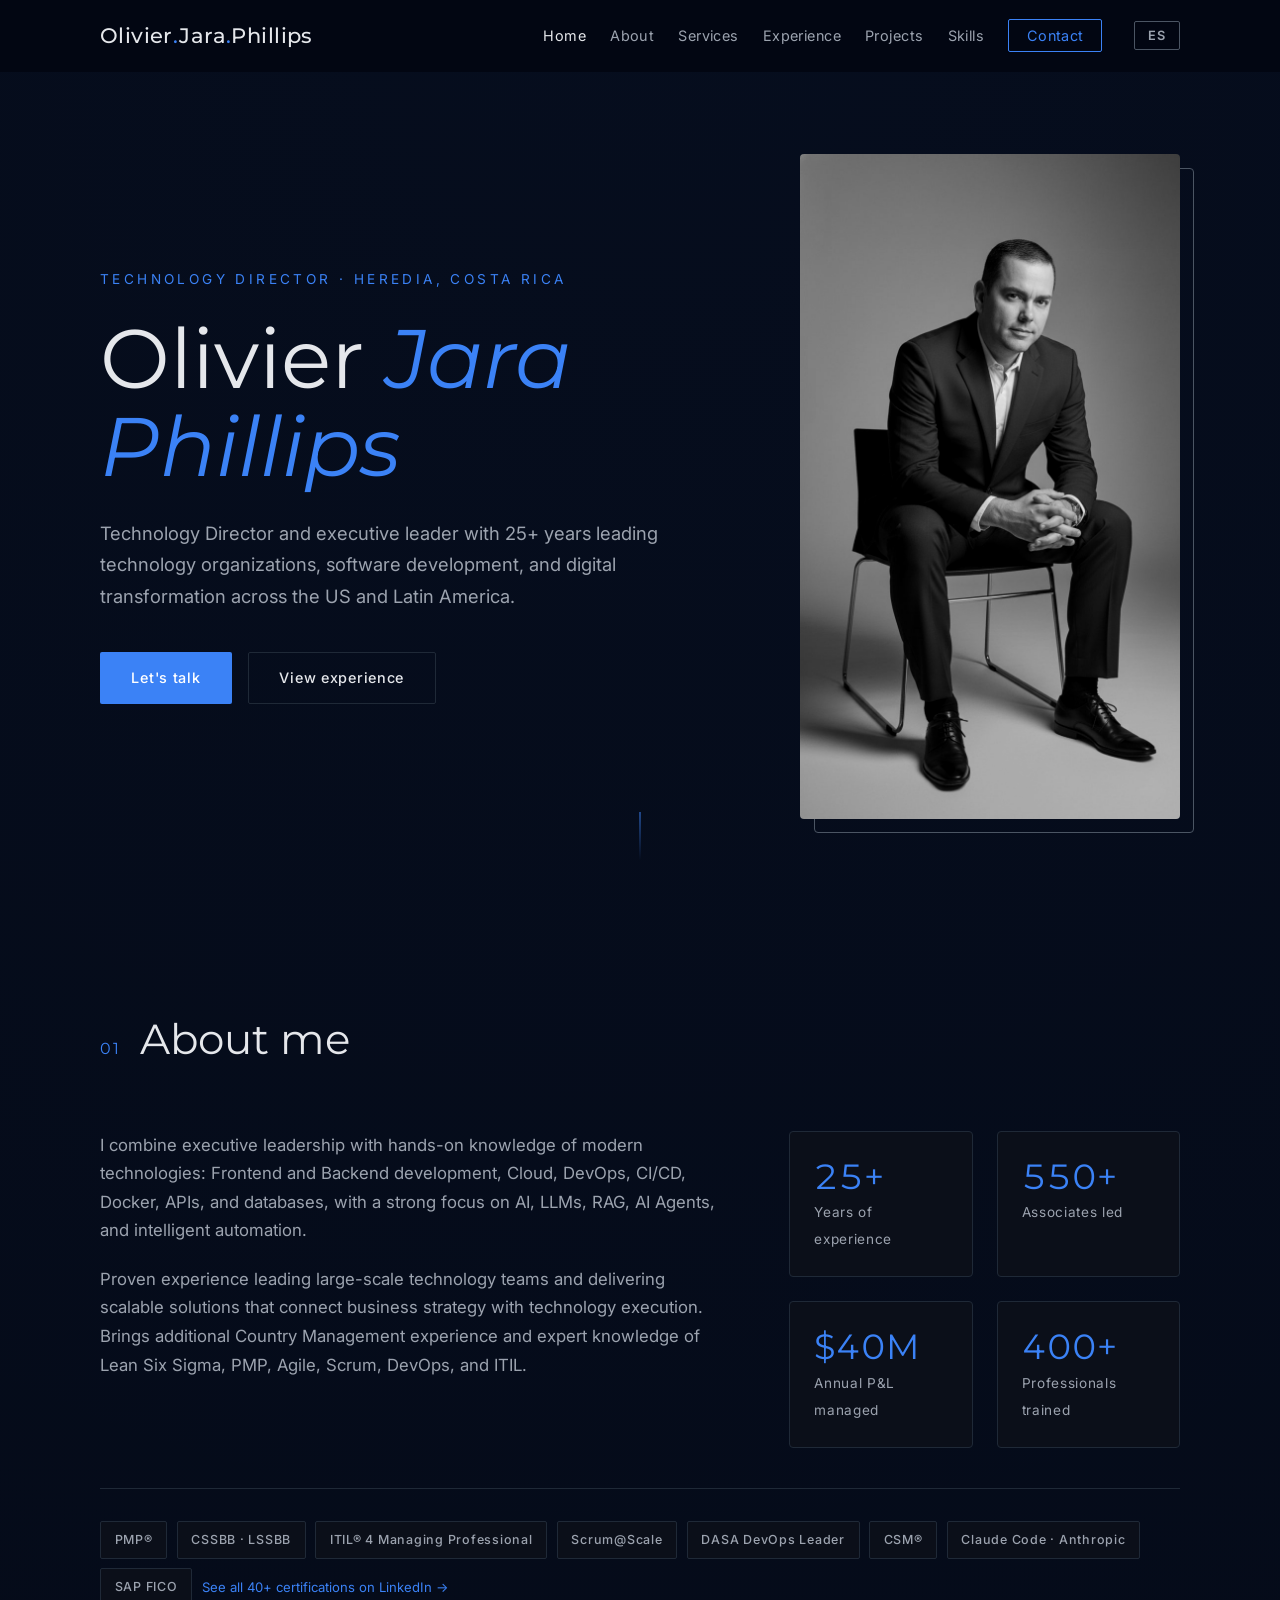
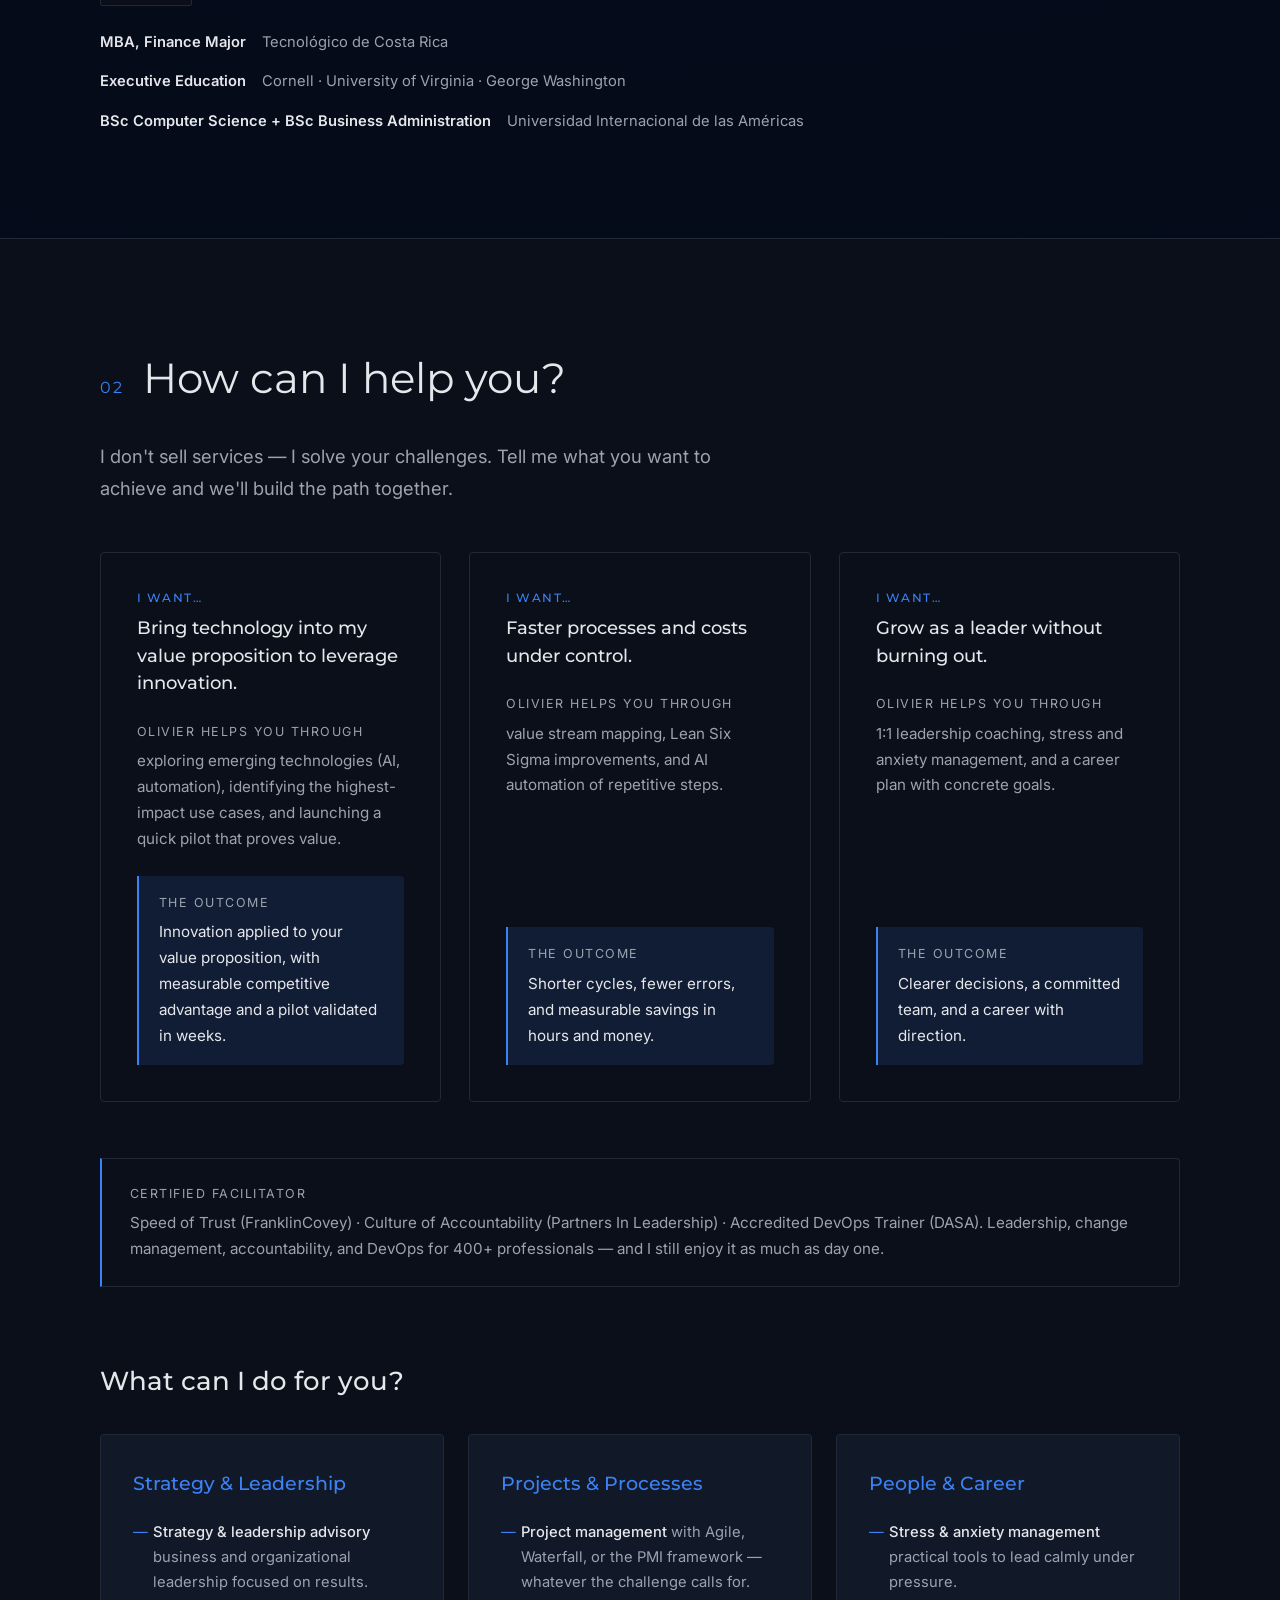
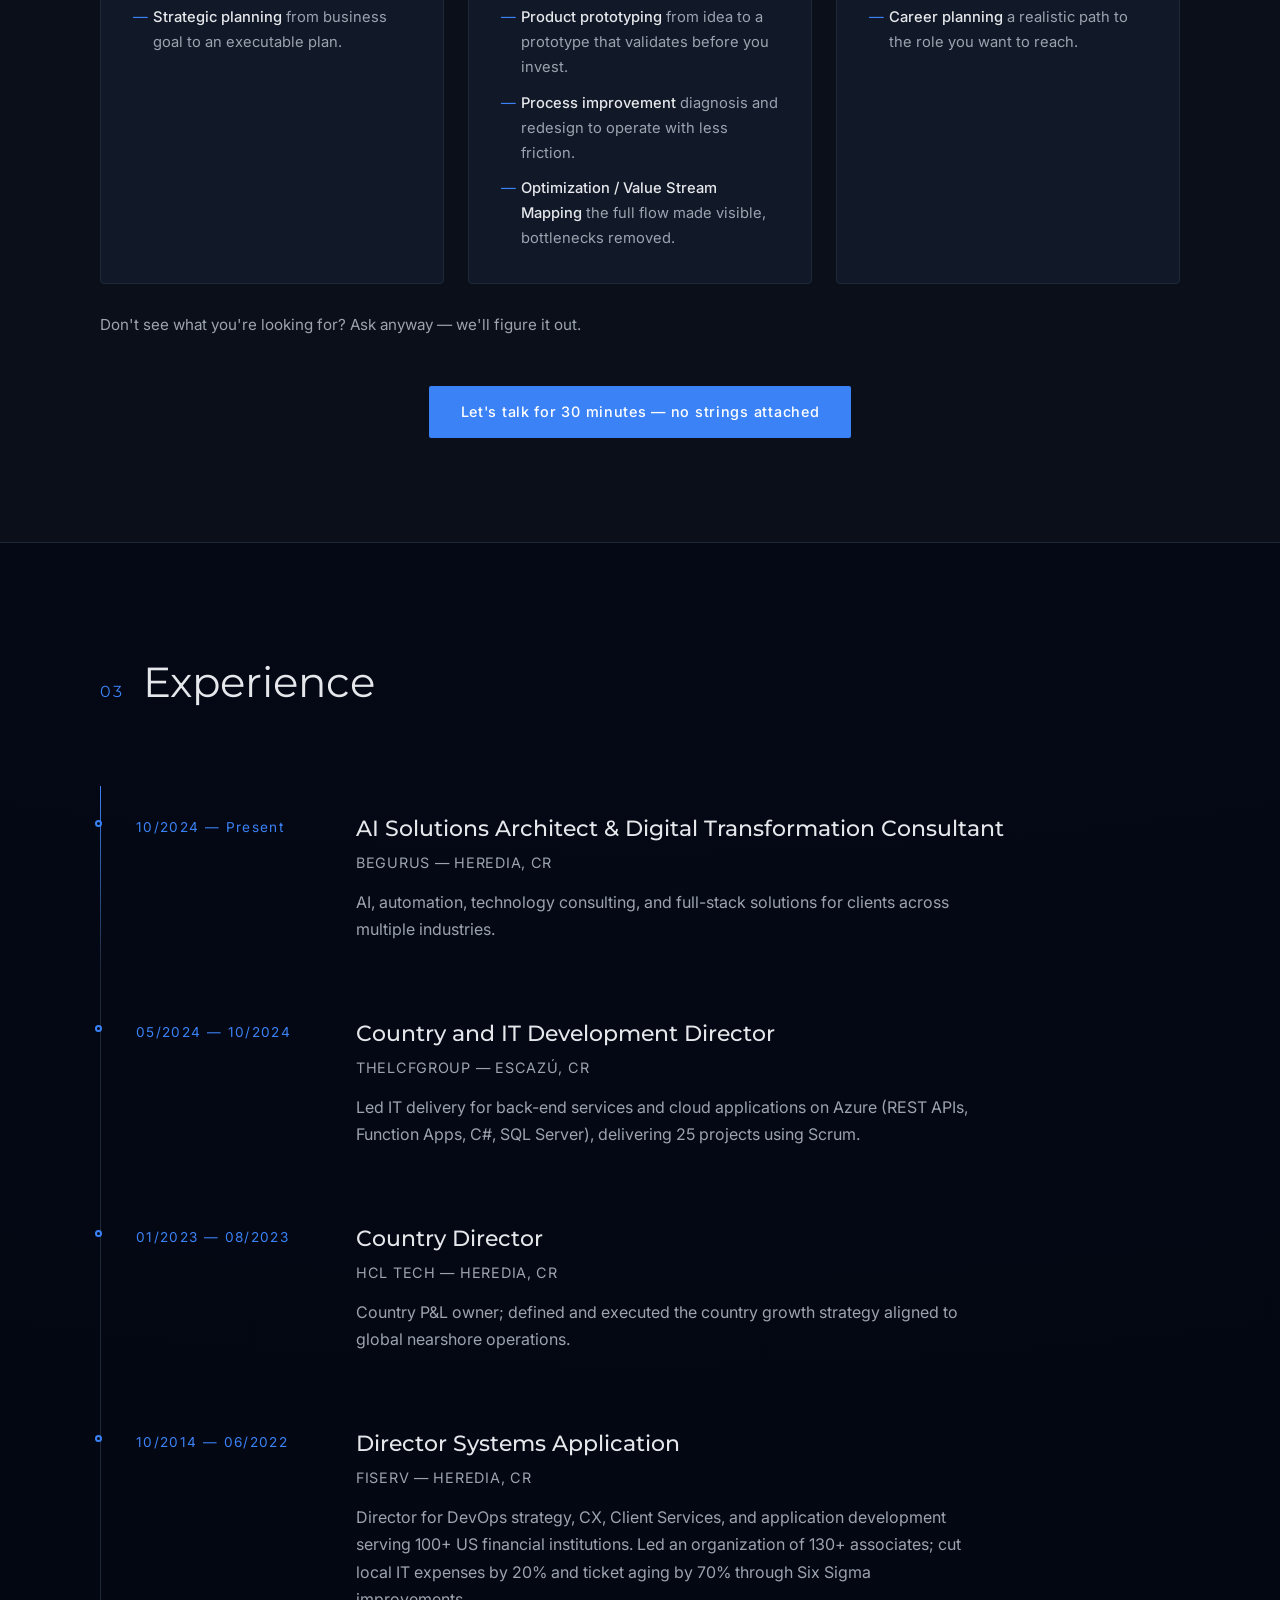
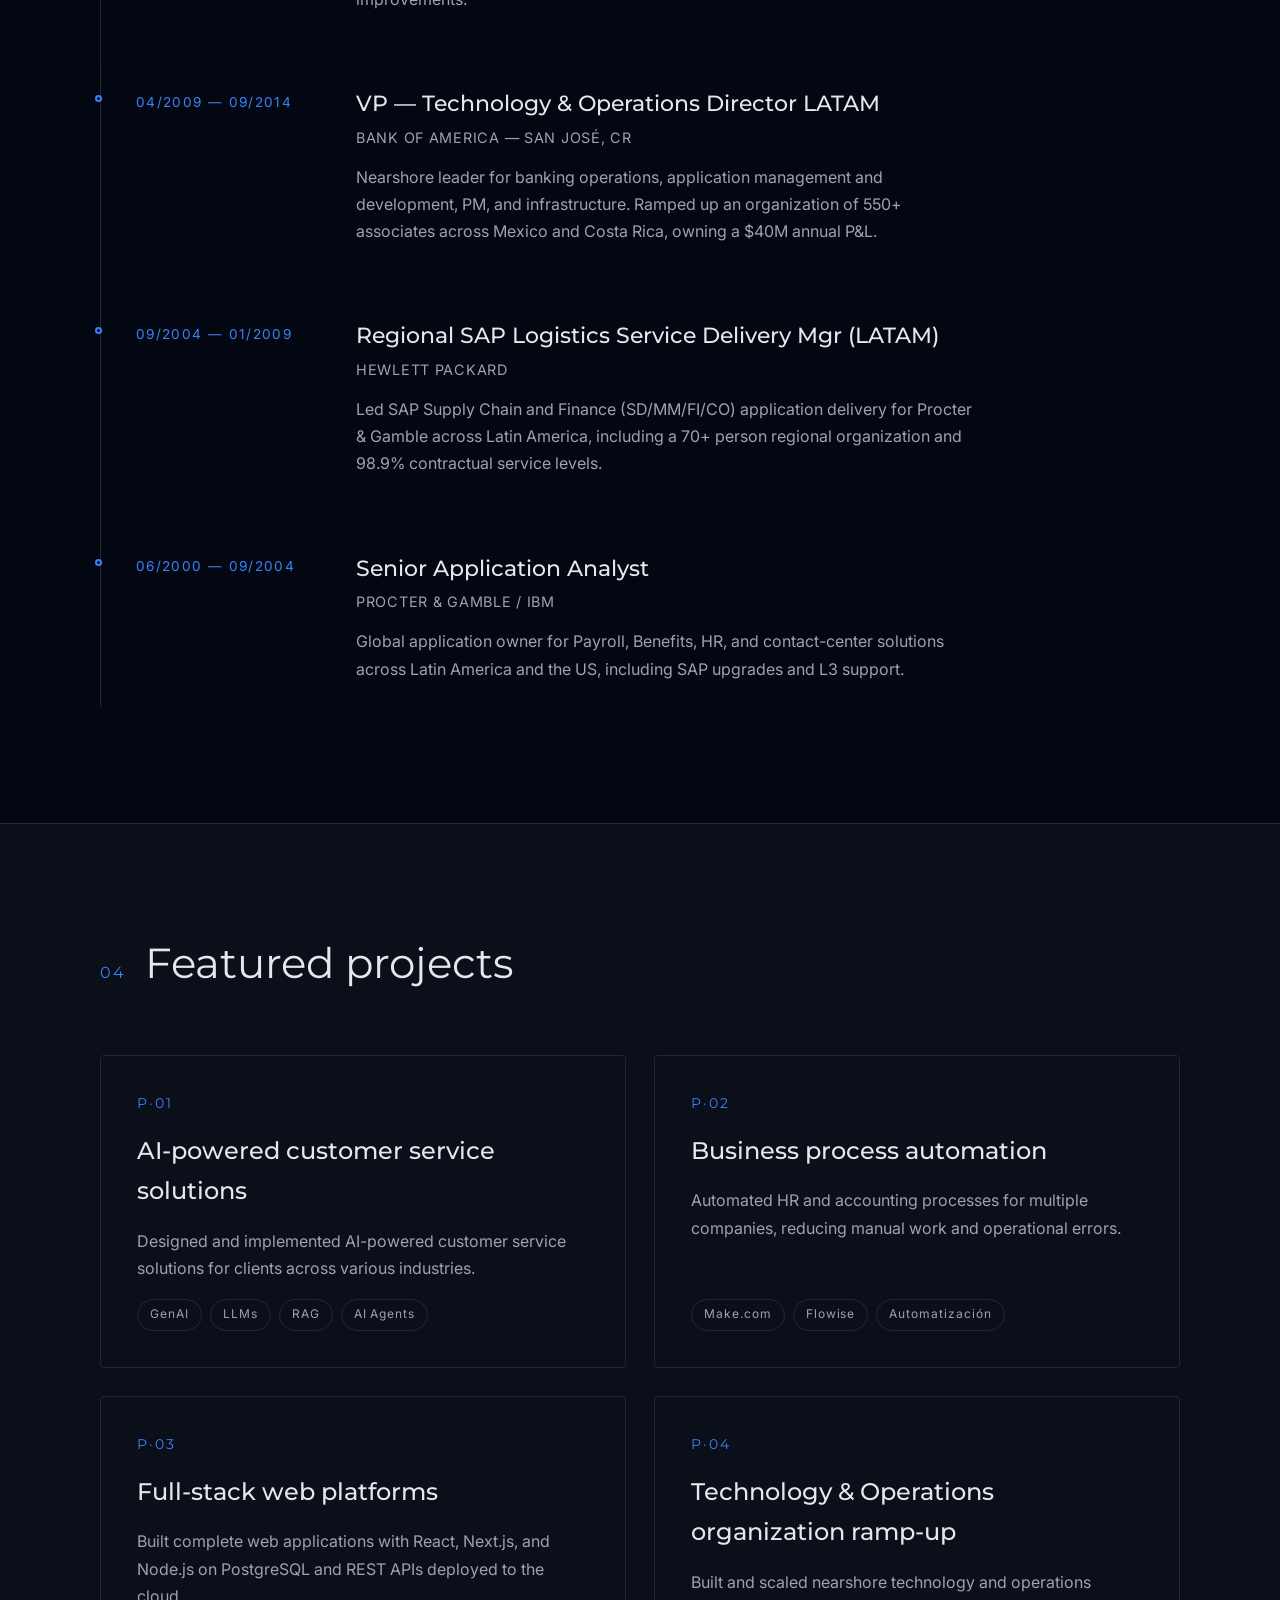
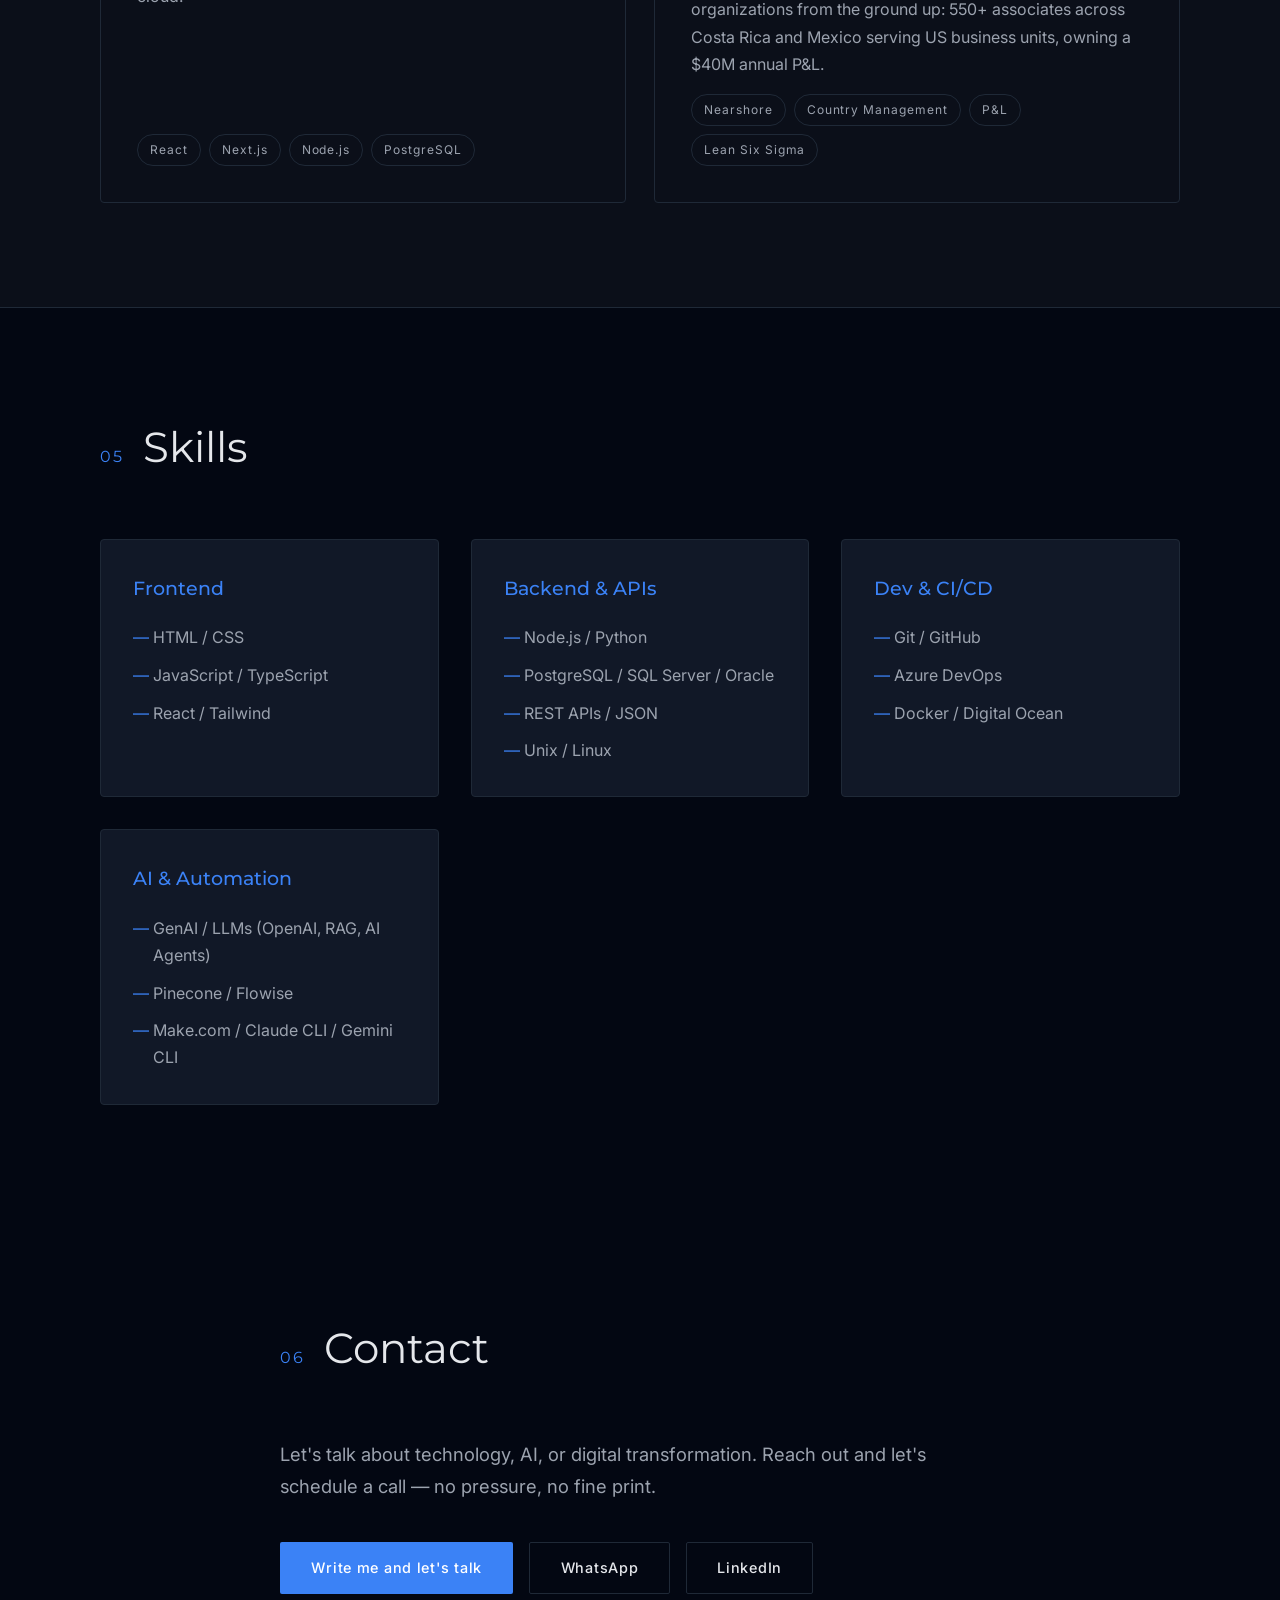
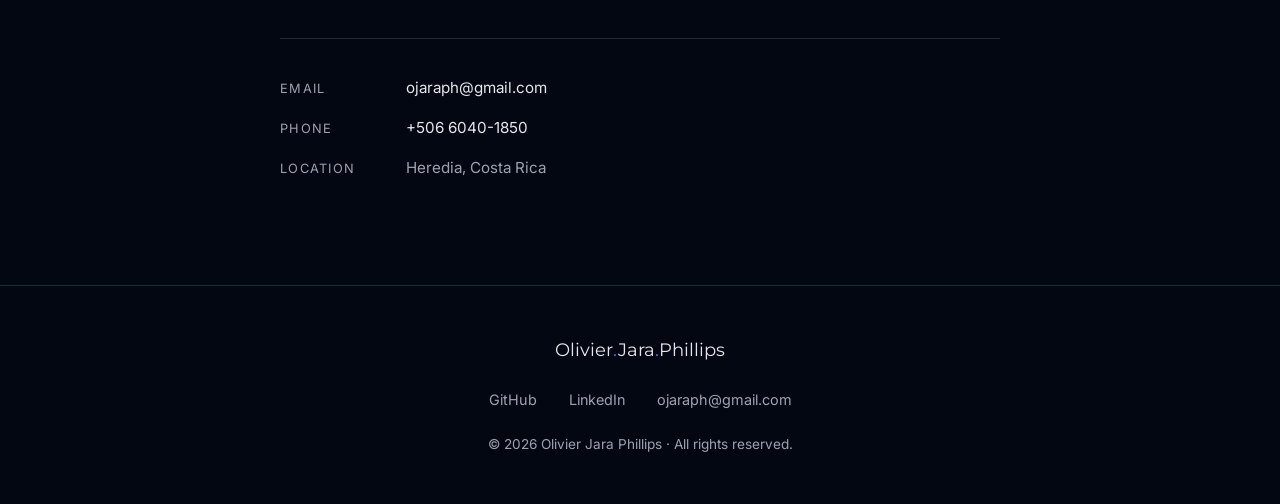
<file: index.html>
<!doctype html>
<html lang="es">
  <head>
    <meta charset="UTF-8" />
    <meta name="viewport" content="width=device-width, initial-scale=1.0" />
    <meta
      name="robots"
      content="index,follow,max-image-preview:large,max-snippet:-1,max-video-preview:-1"
    />
    <meta
      name="google-site-verification"
      content="UNG8cV_ekzKcVpHUR3St8QGYKYa8jyVCGtUbe46HbTk"
    />
    <meta name="author" content="Olivier Jara Phillips" />
    <title data-i18n="meta.title">
      Olivier Jara Phillips — Director de Tecnología
    </title>
    <meta
      name="description"
      content="Olivier Jara Phillips — Director de Tecnología y líder ejecutivo con más de 25 años liderando organizaciones tecnológicas y transformación digital en Estados Unidos y Latinoamérica."
      data-i18n-attr="content:meta.description"
    />
    <link rel="preconnect" href="https://fonts.googleapis.com" />
    <link rel="preconnect" href="https://fonts.gstatic.com" crossorigin />
    <link
      href="https://fonts.googleapis.com/css2?family=Inter:wght@400;500;600&family=Montserrat:wght@400;500;600;700&display=swap"
      rel="stylesheet"
    />
    <meta name="theme-color" content="#030712" />
    <link rel="canonical" href="https://olijphillips.github.io/" />
    <link
      rel="alternate"
      hreflang="es"
      href="https://olijphillips.github.io/"
    />
    <link
      rel="alternate"
      hreflang="en"
      href="https://olijphillips.github.io/en/"
    />
    <link
      rel="alternate"
      hreflang="x-default"
      href="https://olijphillips.github.io/"
    />
    <link rel="icon" href="favicon.ico" sizes="any" />
    <link rel="icon" type="image/png" sizes="32x32" href="favicon-32x32.png" />
    <link rel="icon" type="image/png" sizes="192x192" href="icon-192.png" />
    <link rel="apple-touch-icon" sizes="180x180" href="apple-touch-icon.png" />
    <!-- Open Graph / redes sociales -->
    <meta property="og:type" content="website" />
    <meta property="og:url" content="https://olijphillips.github.io/" />
    <meta property="og:site_name" content="Olivier Jara Phillips" />
    <meta
      property="og:title"
      content="Olivier Jara Phillips — Director de Tecnología"
      data-i18n-attr="content:meta.title"
    />
    <meta
      property="og:description"
      content="Director de Tecnología y líder ejecutivo con más de 25 años liderando organizaciones tecnológicas y transformación digital en Estados Unidos y Latinoamérica."
      data-i18n-attr="content:meta.description"
    />
    <meta
      property="og:image"
      content="https://olijphillips.github.io/og-image.jpg?v=2"
    />
    <meta property="og:image:width" content="1200" />
    <meta property="og:image:height" content="630" />
    <meta
      property="og:image:alt"
      content="Olivier Jara Phillips — Director de Tecnología"
      data-i18n-attr="content:meta.imageAlt"
    />
    <meta property="og:locale" content="es_CR" />
    <meta name="twitter:card" content="summary_large_image" />
    <meta
      name="twitter:title"
      content="Olivier Jara Phillips — Director de Tecnología"
      data-i18n-attr="content:meta.title"
    />
    <meta
      name="twitter:description"
      content="Director de Tecnología y líder ejecutivo con más de 25 años liderando organizaciones tecnológicas y transformación digital en Estados Unidos y Latinoamérica."
      data-i18n-attr="content:meta.description"
    />
    <meta
      name="twitter:image"
      content="https://olijphillips.github.io/og-image.jpg?v=2"
    />
    <meta
      name="twitter:image:alt"
      content="Olivier Jara Phillips — Director de Tecnología"
      data-i18n-attr="content:meta.imageAlt"
    />
    <script>
      // Marca JS disponible: las animaciones .reveal solo aplican con JS activo
      document.documentElement.classList.add("js");
    </script>
    <script type="application/ld+json">
      {
        "@context": "https://schema.org",
        "@type": "Person",
        "name": "Olivier Jara Phillips",
        "jobTitle": "Director de Tecnología",
        "inLanguage": "es",
        "url": "https://olijphillips.github.io/",
        "image": "https://olijphillips.github.io/olivier-portrait.jpg",
        "email": "mailto:ojaraph@gmail.com",
        "telephone": "+50660401850",
        "address": {
          "@type": "PostalAddress",
          "addressLocality": "Heredia",
          "addressCountry": "CR"
        },
        "sameAs": [
          "https://www.linkedin.com/in/olivierjaraphillipsdirector/",
          "https://github.com/olijphillips"
        ]
      }
    </script>
    <link rel="stylesheet" href="styles.css" />
  </head>
  <body>
    <a class="skip-link" href="#main" data-i18n="a11y.skip"
      >Saltar al contenido</a
    >

    <!-- Header / Navigation -->
    <header class="site-header" id="siteHeader">
      <nav
        class="nav container"
        aria-label="Navegación principal"
        data-i18n-attr="aria-label:aria.nav"
      >
        <a href="#home" class="nav-brand"
          >Olivier<span class="accent">.</span>Jara<span class="accent">.</span
          >Phillips</a
        >

        <button
          class="nav-toggle"
          id="navToggle"
          aria-label="Abrir menú"
          aria-expanded="false"
          data-i18n-attr="aria-label:aria.menu"
        >
          <span></span><span></span><span></span>
        </button>

        <ul class="nav-menu" id="navMenu">
          <li>
            <a href="#home" class="nav-link active" data-i18n="nav.home"
              >Inicio</a
            >
          </li>
          <li>
            <a href="#about" class="nav-link" data-i18n="nav.about">Sobre mí</a>
          </li>
          <li>
            <a href="#services" class="nav-link" data-i18n="nav.services"
              >Servicios</a
            >
          </li>
          <li>
            <a href="#experience" class="nav-link" data-i18n="nav.experience"
              >Experiencia</a
            >
          </li>
          <li>
            <a href="#projects" class="nav-link" data-i18n="nav.projects"
              >Proyectos</a
            >
          </li>
          <li>
            <a href="#skills" class="nav-link" data-i18n="nav.skills"
              >Habilidades</a
            >
          </li>
          <li>
            <a
              href="#contact"
              class="nav-link nav-link-cta"
              data-i18n="nav.contact"
              >Contacto</a
            >
          </li>
          <li>
            <button
              class="lang-toggle"
              id="langToggle"
              type="button"
              aria-label="Cambiar idioma"
            >
              EN
            </button>
          </li>
        </ul>
      </nav>
    </header>

    <main id="main">
      <!-- Hero -->
      <section class="hero" id="home">
        <div class="container hero-layout">
          <div class="hero-content">
            <p class="hero-eyebrow reveal" data-i18n="hero.eyebrow">
              Director de Tecnología · Heredia, Costa Rica
            </p>
            <h1 class="hero-title reveal">Olivier <em>Jara Phillips</em></h1>
            <p class="hero-subtitle reveal" data-i18n="hero.subtitle">
              Director de Tecnología y líder ejecutivo con más de 25 años
              liderando organizaciones tecnológicas, desarrollo de software y
              transformación digital en Estados Unidos y Latinoamérica.
            </p>
            <div class="hero-actions reveal">
              <a
                href="#contact"
                class="btn btn-primary"
                data-i18n="hero.ctaPrimary"
                >Hablemos</a
              >
              <a
                href="#experience"
                class="btn btn-ghost"
                data-i18n="hero.ctaSecondary"
                >Ver experiencia</a
              >
            </div>
          </div>
          <figure class="hero-portrait reveal">
            <img
              src="olivier-portrait.jpg"
              alt="Retrato en blanco y negro de Olivier Jara Phillips"
              width="768"
              height="1344"
              loading="eager"
              fetchpriority="high"
              data-i18n-attr="alt:hero.portraitAlt"
            />
          </figure>
        </div>
        <div class="hero-scroll" aria-hidden="true">
          <span></span>
        </div>
      </section>

      <!-- About -->
      <section class="section" id="about">
        <div class="container">
          <div class="section-header reveal">
            <span class="section-number">01</span>
            <h2 class="section-title" data-i18n="about.title">Sobre mí</h2>
          </div>
          <div class="about-grid">
            <div class="about-text reveal">
              <p data-i18n="about.p1">
                Combino liderazgo ejecutivo con conocimiento práctico de
                tecnologías modernas: desarrollo Frontend y Backend, Cloud,
                DevOps, CI/CD, Docker, APIs y bases de datos, con un fuerte
                enfoque en IA, LLMs, RAG, AI Agents y automatización
                inteligente.
              </p>
              <p data-i18n="about.p2">
                Experiencia comprobada liderando equipos tecnológicos a gran
                escala y entregando soluciones escalables que conectan la
                estrategia de negocio con la ejecución tecnológica. Aporta
                experiencia adicional en Country Management y conocimiento
                experto en Lean Six Sigma, PMP, Agile, Scrum, DevOps e ITIL.
              </p>
            </div>
            <div class="about-facts reveal">
              <div class="fact">
                <span class="fact-value">25+</span>
                <span class="fact-label" data-i18n="about.fact1"
                  >Años de experiencia</span
                >
              </div>
              <div class="fact">
                <span class="fact-value">550+</span>
                <span class="fact-label" data-i18n="about.fact2"
                  >Colaboradores liderados</span
                >
              </div>
              <div class="fact">
                <span class="fact-value">$40M</span>
                <span class="fact-label" data-i18n="about.fact3"
                  >P&amp;L anual gestionado</span
                >
              </div>
              <div class="fact">
                <span class="fact-value">400+</span>
                <span class="fact-label" data-i18n="about.fact4"
                  >Profesionales formados</span
                >
              </div>
            </div>
          </div>
          <div class="cred-strip reveal">
            <span class="cred-badge">PMP®</span>
            <span class="cred-badge">CSSBB · LSSBB</span>
            <span class="cred-badge">ITIL® 4 Managing Professional</span>
            <span class="cred-badge">Scrum@Scale</span>
            <span class="cred-badge">DASA DevOps Leader</span>
            <span class="cred-badge">CSM®</span>
            <span class="cred-badge">Claude Code · Anthropic</span>
            <span class="cred-badge">SAP FICO</span>
            <a
              href="https://www.linkedin.com/in/olivierjaraphillipsdirector/details/certifications/"
              target="_blank"
              rel="noopener noreferrer"
              class="cred-more"
              data-i18n="about.credMore"
              >Ver las 40+ certificaciones en LinkedIn →</a
            >
          </div>
          <ul class="edu-list reveal">
            <li>
              <strong data-i18n="about.edu1t">MBA, Major en Finanzas</strong>
              <span data-i18n="about.edu1b">Tecnológico de Costa Rica</span>
            </li>
            <li>
              <strong data-i18n="about.edu2t">Executive Education</strong>
              <span data-i18n="about.edu2b"
                >Cornell · University of Virginia · George Washington</span
              >
            </li>
            <li>
              <strong data-i18n="about.edu3t"
                >BSc Computer Science + BSc Business Administration</strong
              >
              <span data-i18n="about.edu3b"
                >Universidad Internacional de las Américas</span
              >
            </li>
          </ul>
        </div>
      </section>

      <!-- Services -->
      <section class="section section-alt" id="services">
        <div class="container">
          <div class="section-header reveal">
            <span class="section-number">02</span>
            <h2 class="section-title" data-i18n="services.title">
              ¿Cómo puedo ayudarte?
            </h2>
          </div>
          <p class="services-lead reveal" data-i18n="services.lead">
            No vendo servicios: resuelvo tus retos. Dime qué quieres lograr y
            armamos juntos el camino.
          </p>

          <div class="services-grid">
            <article class="service-card reveal">
              <p class="service-want">
                <span class="service-label" data-i18n="services.wantLabel"
                  >Quiero…</span
                >
                <span data-i18n="services.sc1want"
                  >Incorporar tecnología para aprovechar las innovaciones en mi
                  propuesta de valor.</span
                >
              </p>
              <div class="service-how">
                <span class="service-label" data-i18n="services.howLabel"
                  >Olivier te ayuda mediante</span
                >
                <p data-i18n="services.sc1how">
                  explorar tecnologías emergentes (IA, automatización),
                  identificar los casos de uso de mayor impacto y lanzar un
                  piloto rápido que demuestre valor.
                </p>
              </div>
              <div class="service-outcome">
                <span class="service-label" data-i18n="services.outcomeLabel"
                  >El outcome</span
                >
                <p data-i18n="services.sc1outcome">
                  Innovación aplicada a tu propuesta de valor, con ventaja
                  competitiva medible y un piloto validado en semanas.
                </p>
              </div>
            </article>

            <article class="service-card reveal">
              <p class="service-want">
                <span class="service-label" data-i18n="services.wantLabel"
                  >Quiero…</span
                >
                <span data-i18n="services.sc2want"
                  >Procesos más ágiles y costos bajo control.</span
                >
              </p>
              <div class="service-how">
                <span class="service-label" data-i18n="services.howLabel"
                  >Olivier te ayuda mediante</span
                >
                <p data-i18n="services.sc2how">
                  mapeo de value stream, mejoras Lean Six Sigma y automatización
                  con IA de los pasos repetitivos.
                </p>
              </div>
              <div class="service-outcome">
                <span class="service-label" data-i18n="services.outcomeLabel"
                  >El outcome</span
                >
                <p data-i18n="services.sc2outcome">
                  Ciclos más cortos, menos errores y un ahorro medible en horas
                  y dinero.
                </p>
              </div>
            </article>

            <article class="service-card reveal">
              <p class="service-want">
                <span class="service-label" data-i18n="services.wantLabel"
                  >Quiero…</span
                >
                <span data-i18n="services.sc3want"
                  >Crecer como líder sin quemarme en el intento.</span
                >
              </p>
              <div class="service-how">
                <span class="service-label" data-i18n="services.howLabel"
                  >Olivier te ayuda mediante</span
                >
                <p data-i18n="services.sc3how">
                  asesoría 1:1 en liderazgo, manejo del estrés y la ansiedad, y
                  un plan de carrera con metas concretas.
                </p>
              </div>
              <div class="service-outcome">
                <span class="service-label" data-i18n="services.outcomeLabel"
                  >El outcome</span
                >
                <p data-i18n="services.sc3outcome">
                  Decisiones más claras, un equipo comprometido y una carrera
                  con dirección.
                </p>
              </div>
            </article>
          </div>

          <aside class="trainer-note reveal">
            <span class="service-label" data-i18n="services.trainerLabel"
              >Facilitador certificado</span
            >
            <p data-i18n="services.trainerNote">
              Speed of Trust (FranklinCovey) · Culture of Accountability
              (Partners In Leadership) · DevOps Trainer acreditado (DASA).
              Liderazgo, gestión del cambio, accountability y DevOps para 400+
              profesionales — y me sigue gustando tanto como el día uno.
            </p>
          </aside>

          <div class="services-catalog reveal">
            <h3
              class="services-catalog-title"
              data-i18n="services.catalogTitle"
            >
              ¿Qué puedo hacer por usted?
            </h3>
            <div class="catalog-grid">
              <div class="skill-group">
                <h4 class="skill-group-title" data-i18n="services.g1">
                  Estrategia &amp; Liderazgo
                </h4>
                <ul class="skill-list">
                  <li>
                    <strong data-i18n="services.i1t"
                      >Asesoría en estrategia y liderazgo</strong
                    >
                    <span data-i18n="services.i1b"
                      >liderazgo empresarial y organizacional con foco en
                      resultados.</span
                    >
                  </li>
                  <li>
                    <strong data-i18n="services.i2t"
                      >Planificación estratégica</strong
                    >
                    <span data-i18n="services.i2b"
                      >del objetivo de negocio a un plan ejecutable.</span
                    >
                  </li>
                </ul>
              </div>
              <div class="skill-group">
                <h4 class="skill-group-title" data-i18n="services.g2">
                  Proyectos &amp; Procesos
                </h4>
                <ul class="skill-list">
                  <li>
                    <strong data-i18n="services.i5t"
                      >Gestión de proyectos</strong
                    >
                    <span data-i18n="services.i5b"
                      >con Agile, Waterfall o el framework del PMI, según el
                      reto.</span
                    >
                  </li>
                  <li>
                    <strong data-i18n="services.i7t"
                      >Prototipado de productos</strong
                    >
                    <span data-i18n="services.i7b"
                      >de la idea a un prototipo que valida antes de
                      invertir.</span
                    >
                  </li>
                  <li>
                    <strong data-i18n="services.i8t">Mejora de procesos</strong>
                    <span data-i18n="services.i8b"
                      >diagnóstico y rediseño para operar con menos
                      fricción.</span
                    >
                  </li>
                  <li>
                    <strong data-i18n="services.i9t"
                      >Optimización / Value Stream Mapping</strong
                    >
                    <span data-i18n="services.i9b"
                      >el flujo completo visible, los cuellos de botella
                      fuera.</span
                    >
                  </li>
                </ul>
              </div>
              <div class="skill-group">
                <h4 class="skill-group-title" data-i18n="services.g4">
                  Personas &amp; Carrera
                </h4>
                <ul class="skill-list">
                  <li>
                    <strong data-i18n="services.i12t"
                      >Manejo del estrés y la ansiedad</strong
                    >
                    <span data-i18n="services.i12b"
                      >herramientas prácticas para liderar con calma bajo
                      presión.</span
                    >
                  </li>
                  <li>
                    <strong data-i18n="services.i15t"
                      >Planificación de carrera</strong
                    >
                    <span data-i18n="services.i15b"
                      >una ruta realista hacia el rol que quieres
                      alcanzar.</span
                    >
                  </li>
                </ul>
              </div>
            </div>
            <p class="catalog-more" data-i18n="services.moreLine">
              ¿No ves lo que buscas? Pregúntame igual — lo resolvemos.
            </p>
          </div>

          <div class="services-cta reveal">
            <a href="#contact" class="btn btn-primary" data-i18n="services.cta"
              >Conversemos 30 minutos — sin compromiso</a
            >
          </div>
        </div>
      </section>

      <!-- Experience -->
      <section class="section" id="experience">
        <div class="container">
          <div class="section-header reveal">
            <span class="section-number">03</span>
            <h2 class="section-title" data-i18n="experience.title">
              Experiencia
            </h2>
          </div>
          <ol class="timeline">
            <li class="timeline-item reveal">
              <div class="timeline-period" data-i18n="exp1.period">
                10/2024 — Actualidad
              </div>
              <div class="timeline-body">
                <h3 class="timeline-role">
                  AI Solutions Architect &amp; Digital Transformation Consultant
                </h3>
                <p class="timeline-company">Begurus — Heredia, CR</p>
                <p class="timeline-description" data-i18n="exp1.desc">
                  Soluciones de IA, automatización, consultoría tecnológica y
                  desarrollo full-stack para clientes de múltiples industrias.
                </p>
              </div>
            </li>
            <li class="timeline-item reveal">
              <div class="timeline-period" data-i18n="exp2.period">
                05/2024 — 10/2024
              </div>
              <div class="timeline-body">
                <h3 class="timeline-role">
                  Country and IT Development Director
                </h3>
                <p class="timeline-company">TheLCFGroup — Escazú, CR</p>
                <p class="timeline-description" data-i18n="exp2.desc">
                  Lideré el delivery de TI para servicios back-end y
                  aplicaciones en la nube sobre Azure (REST APIs, Function Apps,
                  C#, SQL Server), entregando 25 proyectos con Scrum.
                </p>
              </div>
            </li>
            <li class="timeline-item reveal">
              <div class="timeline-period" data-i18n="exp3.period">
                01/2023 — 08/2023
              </div>
              <div class="timeline-body">
                <h3 class="timeline-role" data-i18n="exp3.role">
                  Director País
                </h3>
                <p class="timeline-company">HCL Tech — Heredia, CR</p>
                <p class="timeline-description" data-i18n="exp3.desc">
                  Responsable del P&amp;L del país; definí y ejecuté la
                  estrategia de crecimiento alineada con las operaciones
                  globales nearshore.
                </p>
              </div>
            </li>
            <li class="timeline-item reveal">
              <div class="timeline-period" data-i18n="exp4.period">
                10/2014 — 06/2022
              </div>
              <div class="timeline-body">
                <h3 class="timeline-role" data-i18n="exp4.role">
                  Director Systems Application
                </h3>
                <p class="timeline-company">Fiserv — Heredia, CR</p>
                <p class="timeline-description" data-i18n="exp4.desc">
                  Director de estrategia DevOps, CX, Client Services y
                  desarrollo de aplicaciones para 100+ instituciones financieras
                  en EE.UU. Lideré una organización de 130+ asociados; reduje
                  20% los gastos de IT local y 70% el aging de tickets con Six
                  Sigma.
                </p>
              </div>
            </li>
            <li class="timeline-item reveal">
              <div class="timeline-period" data-i18n="exp5.period">
                04/2009 — 09/2014
              </div>
              <div class="timeline-body">
                <h3 class="timeline-role" data-i18n="exp5.role">
                  VP — Director de Tecnología y Operaciones LATAM
                </h3>
                <p class="timeline-company">Bank of America — San José, CR</p>
                <p class="timeline-description" data-i18n="exp5.desc">
                  Líder nearshore de operaciones bancarias, gestión y desarrollo
                  de aplicaciones, PM e infraestructura. Escalé una organización
                  de 550+ colaboradores en México y Costa Rica con un P&amp;L
                  anual de $40M.
                </p>
              </div>
            </li>
            <li class="timeline-item reveal">
              <div class="timeline-period" data-i18n="exp6.period">
                09/2004 — 01/2009
              </div>
              <div class="timeline-body">
                <h3 class="timeline-role" data-i18n="exp6.role">
                  Regional SAP Logistics Service Delivery Mgr (LATAM)
                </h3>
                <p class="timeline-company">Hewlett Packard</p>
                <p class="timeline-description" data-i18n="exp6.desc">
                  Lideré el delivery de SAP Supply Chain y Finance (SD/MM/FI/CO)
                  para Procter &amp; Gamble en Latinoamérica, con una
                  organización regional de 70+ personas y niveles de servicio
                  del 98.9%.
                </p>
              </div>
            </li>
            <li class="timeline-item reveal">
              <div class="timeline-period" data-i18n="exp7.period">
                06/2000 — 09/2004
              </div>
              <div class="timeline-body">
                <h3 class="timeline-role" data-i18n="exp7.role">
                  Senior Application Analyst
                </h3>
                <p class="timeline-company">Procter &amp; Gamble / IBM</p>
                <p class="timeline-description" data-i18n="exp7.desc">
                  Global Application Owner de soluciones de Payroll, Benefits,
                  HR y Contact Center en Latinoamérica y EE.UU., incluyendo
                  upgrades de SAP y soporte L3.
                </p>
              </div>
            </li>
          </ol>
        </div>
      </section>

      <!-- Projects -->
      <section class="section section-alt" id="projects">
        <div class="container">
          <div class="section-header reveal">
            <span class="section-number">04</span>
            <h2 class="section-title" data-i18n="projects.title">
              Proyectos destacados
            </h2>
          </div>
          <div class="projects-grid">
            <article class="project-card reveal">
              <div class="project-index">P·01</div>
              <h3 class="project-title" data-i18n="proj1.title">
                Soluciones de IA para servicio al cliente
              </h3>
              <p class="project-description" data-i18n="proj1.desc">
                Diseño e implementación de soluciones de atención al cliente
                potenciadas con IA para clientes de diversas industrias.
              </p>
              <ul class="project-tags">
                <li>GenAI</li>
                <li>LLMs</li>
                <li>RAG</li>
                <li>AI Agents</li>
              </ul>
            </article>

            <article class="project-card reveal">
              <div class="project-index">P·02</div>
              <h3 class="project-title" data-i18n="proj2.title">
                Automatización de procesos empresariales
              </h3>
              <p class="project-description" data-i18n="proj2.desc">
                Automatización de procesos de RRHH y contabilidad para múltiples
                empresas, reduciendo trabajo manual y errores operativos.
              </p>
              <ul class="project-tags">
                <li>Make.com</li>
                <li>Flowise</li>
                <li>Automatización</li>
              </ul>
            </article>

            <article class="project-card reveal">
              <div class="project-index">P·03</div>
              <h3 class="project-title" data-i18n="proj3.title">
                Plataformas web full-stack
              </h3>
              <p class="project-description" data-i18n="proj3.desc">
                Desarrollo de aplicaciones web completas con React, Next.js y
                Node.js sobre PostgreSQL y APIs REST desplegadas en la nube.
              </p>
              <ul class="project-tags">
                <li>React</li>
                <li>Next.js</li>
                <li>Node.js</li>
                <li>PostgreSQL</li>
              </ul>
            </article>

            <article class="project-card reveal">
              <div class="project-index">P·04</div>
              <h3 class="project-title" data-i18n="proj4.title">
                Ramp-up de organizaciones de Tecnología y Operaciones
              </h3>
              <p class="project-description" data-i18n="proj4.desc">
                Construcción y escalado de organizaciones nearshore de
                tecnología y operaciones desde cero: 550+ colaboradores entre
                Costa Rica y México dando servicio a unidades de negocio en
                EE.UU., con ownership de un P&amp;L anual de $40M.
              </p>
              <ul class="project-tags">
                <li>Nearshore</li>
                <li>Country Management</li>
                <li>P&amp;L</li>
                <li>Lean Six Sigma</li>
              </ul>
            </article>
          </div>
        </div>
      </section>

      <!-- Skills -->
      <section class="section" id="skills">
        <div class="container">
          <div class="section-header reveal">
            <span class="section-number">05</span>
            <h2 class="section-title" data-i18n="skills.title">Habilidades</h2>
          </div>
          <div class="skills-grid">
            <div class="skill-group reveal">
              <h3 class="skill-group-title" data-i18n="skills.group1">
                Frontend
              </h3>
              <ul class="skill-list">
                <li>HTML / CSS</li>
                <li>JavaScript / TypeScript</li>
                <li>React / Tailwind</li>
              </ul>
            </div>
            <div class="skill-group reveal">
              <h3 class="skill-group-title" data-i18n="skills.group2">
                Backend &amp; APIs
              </h3>
              <ul class="skill-list">
                <li>Node.js / Python</li>
                <li>PostgreSQL / SQL Server / Oracle</li>
                <li>REST APIs / JSON</li>
                <li>Unix / Linux</li>
              </ul>
            </div>
            <div class="skill-group reveal">
              <h3 class="skill-group-title" data-i18n="skills.group3">
                Dev &amp; CI/CD
              </h3>
              <ul class="skill-list">
                <li>Git / GitHub</li>
                <li>Azure DevOps</li>
                <li>Docker / Digital Ocean</li>
              </ul>
            </div>
            <div class="skill-group reveal">
              <h3 class="skill-group-title" data-i18n="skills.group4">
                IA &amp; Automatización
              </h3>
              <ul class="skill-list">
                <li>GenAI / LLMs (OpenAI, RAG, AI Agents)</li>
                <li>Pinecone / Flowise</li>
                <li>Make.com / Claude CLI / Gemini CLI</li>
              </ul>
            </div>
          </div>
        </div>
      </section>

      <!-- Contact -->
      <section class="section" id="contact">
        <div class="container contact-wrapper">
          <div class="section-header reveal">
            <span class="section-number">06</span>
            <h2 class="section-title" data-i18n="contact.title">Contacto</h2>
          </div>
          <p class="contact-lead reveal" data-i18n="contact.lead">
            ¿Conversamos sobre tecnología, IA o transformación digital?
            Escríbeme y coordinamos una llamada — sin compromiso y sin letra
            chica.
          </p>
          <div class="contact-actions reveal">
            <a
              href="mailto:ojaraph@gmail.com"
              class="btn btn-primary"
              data-i18n="contact.ctaEmail"
              >Escríbeme y conversamos</a
            >
            <a
              href="https://wa.me/50660401850"
              class="btn btn-ghost"
              target="_blank"
              rel="noopener noreferrer"
              aria-label="WhatsApp"
              data-i18n="contact.ctaWhatsapp"
              >WhatsApp</a
            >
            <a
              href="https://www.linkedin.com/in/olivierjaraphillipsdirector/"
              class="btn btn-ghost"
              target="_blank"
              rel="noopener noreferrer"
              data-i18n="contact.ctaLinkedin"
              >LinkedIn</a
            >
          </div>
          <ul class="contact-details reveal">
            <li>
              <span class="contact-label" data-i18n="contact.labelEmail"
                >Email</span
              >
              <a href="mailto:ojaraph@gmail.com">ojaraph@gmail.com</a>
            </li>
            <li>
              <span class="contact-label" data-i18n="contact.labelPhone"
                >Teléfono</span
              >
              <a href="tel:+50660401850">+506 6040-1850</a>
            </li>
            <li>
              <span class="contact-label" data-i18n="contact.labelLocation"
                >Ubicación</span
              >
              <span data-i18n="contact.location">Heredia, Costa Rica</span>
            </li>
          </ul>
        </div>
      </section>
    </main>

    <!-- Footer -->
    <footer class="site-footer">
      <div class="container footer-content">
        <p class="footer-brand">
          Olivier<span class="accent">.</span>Jara<span class="accent">.</span
          >Phillips
        </p>
        <ul class="footer-links">
          <li>
            <a
              href="https://github.com/olijphillips"
              target="_blank"
              rel="noopener noreferrer"
              aria-label="GitHub"
              >GitHub</a
            >
          </li>
          <li>
            <a
              href="https://www.linkedin.com/in/olivierjaraphillipsdirector/"
              target="_blank"
              rel="noopener noreferrer"
              aria-label="LinkedIn"
              >LinkedIn</a
            >
          </li>
          <li><a href="mailto:ojaraph@gmail.com">ojaraph@gmail.com</a></li>
        </ul>
        <p class="footer-note">
          © <span id="currentYear"></span>
          <span data-i18n="footer.rights"
            >Olivier Jara Phillips · Todos los derechos reservados.</span
          >
        </p>
      </div>
    </footer>

    <script src="script.js"></script>
  </body>
</html>
</file>
<file: styles.css>
/* ==========================================================================
   Design tokens
   ========================================================================== */

:root {
  --color-background: #030712;
  --color-surface: #0b0f19;
  --color-surface-raised: #111827;
  --color-border: #1f2937;
  --color-border-strong: #4b5563;
  --color-text: #e5e7eb;
  --color-text-muted: #9ca3af;
  --color-text-faint: #6b7280;
  --color-accent: #3b82f6;
  --color-accent-hover: #60a5fa;
  --color-accent-soft: rgba(59, 130, 246, 0.12);

  --font-display: "Montserrat", "Helvetica Neue", sans-serif;
  --font-body: "Inter", "Helvetica Neue", Arial, sans-serif;

  --container-width: 1080px;
  --header-height: 72px;
  --transition-base: 0.3s ease;
}

/* ==========================================================================
   Base
   ========================================================================== */

*,
*::before,
*::after {
  margin: 0;
  padding: 0;
  box-sizing: border-box;
}

html {
  scroll-behavior: smooth;
  scroll-padding-top: calc(var(--header-height) + 16px);
}

body {
  font-family: var(--font-body);
  font-weight: 400;
  background-color: var(--color-background);
  color: var(--color-text);
  line-height: 1.7;
  -webkit-font-smoothing: antialiased;

  /* Subtle grain texture for depth */
  background-image: radial-gradient(
    circle at 50% 0%,
    rgba(59, 130, 246, 0.05),
    transparent 60%
  );
}

.container {
  width: min(var(--container-width), 100% - 3rem);
  margin-inline: auto;
}

a {
  color: inherit;
  text-decoration: none;
}

img {
  max-width: 100%;
  display: block;
}

.accent {
  color: var(--color-accent);
}

/* Foco de teclado visible en todo el sitio */
:focus-visible {
  outline: 2px solid var(--color-accent-hover);
  outline-offset: 3px;
}

/* Skip link (accesibilidad) */
.skip-link {
  position: absolute;
  top: -4rem;
  left: 1rem;
  z-index: 200;
  padding: 0.7rem 1.25rem;
  background: var(--color-accent);
  color: #ffffff;
  font-size: 0.9rem;
  font-weight: 500;
  border-radius: 0 0 4px 4px;
  transition: top 0.2s ease;
}

.skip-link:focus {
  top: 0;
}

/* ==========================================================================
   Header & navigation
   ========================================================================== */

.site-header {
  position: sticky;
  top: 0;
  z-index: 100;
  height: var(--header-height);
  background: rgba(3, 7, 18, 0.95);
  backdrop-filter: blur(12px);
  border-bottom: 1px solid transparent;
  transition: border-color var(--transition-base);
}

.site-header.scrolled {
  border-bottom-color: var(--color-border);
}

.nav {
  height: 100%;
  display: flex;
  align-items: center;
  justify-content: space-between;
}

.nav-brand {
  font-family: var(--font-display);
  font-size: 1.3rem;
  font-weight: 500;
  letter-spacing: 0.02em;
}

.nav-menu {
  display: flex;
  align-items: center;
  gap: 1.5rem;
  list-style: none;
}

.nav-link {
  font-size: 0.9rem;
  font-weight: 400;
  color: var(--color-text-muted);
  letter-spacing: 0.03em;
  transition: color var(--transition-base);
}

.nav-link:hover,
.nav-link.active {
  color: var(--color-text);
}

.nav-link-cta {
  padding: 0.45rem 1.1rem;
  border: 1px solid var(--color-accent);
  border-radius: 2px;
  color: var(--color-accent);
}

.nav-link-cta:hover {
  background: var(--color-accent);
  color: var(--color-background);
}

.nav-toggle {
  display: none;
  flex-direction: column;
  gap: 5px;
  background: none;
  border: none;
  cursor: pointer;
  padding: 0.5rem;
}

.nav-toggle span {
  width: 22px;
  height: 2px;
  background: var(--color-text);
  transition:
    transform var(--transition-base),
    opacity var(--transition-base);
}

/* ==========================================================================
   Buttons
   ========================================================================== */

.btn {
  display: inline-block;
  padding: 0.8rem 1.9rem;
  font-family: var(--font-body);
  font-size: 0.9rem;
  font-weight: 500;
  letter-spacing: 0.05em;
  border-radius: 2px;
  border: 1px solid transparent;
  cursor: pointer;
  transition:
    background var(--transition-base),
    color var(--transition-base),
    border-color var(--transition-base),
    transform var(--transition-base);
}

.btn-primary {
  background: var(--color-accent);
  color: #ffffff;
}

.btn-primary:hover {
  background: var(--color-accent-hover);
}

.btn-ghost {
  border-color: var(--color-border);
  color: var(--color-text);
}

.btn-ghost:hover {
  border-color: var(--color-accent);
  color: var(--color-accent);
}

/* ==========================================================================
   Hero
   ========================================================================== */

.hero {
  min-height: calc(100vh - var(--header-height));
  min-height: calc(100svh - var(--header-height));
  display: flex;
  align-items: center;
  position: relative;
}

.hero-layout {
  display: grid;
  grid-template-columns: 1.15fr 0.85fr;
  gap: 4rem;
  align-items: center;
}

.hero-portrait {
  position: relative;
  justify-self: end;
  max-width: 380px;
}

.hero-portrait img {
  display: block;
  width: 100%;
  height: auto;
  border-radius: 4px;
  /* Duotono sutil para integrar la foto al tema oscuro */
  filter: grayscale(1) contrast(1.05) brightness(0.95);
  transition: filter var(--transition-base), transform var(--transition-base);
}

.hero-portrait::after {
  content: "";
  position: absolute;
  inset: 0;
  border: 1px solid var(--color-border-strong);
  border-radius: 4px;
  transform: translate(14px, 14px);
  pointer-events: none;
  z-index: -1;
}

.hero-content {
  max-width: 780px;
}

.hero-eyebrow {
  font-size: 0.85rem;
  letter-spacing: 0.25em;
  text-transform: uppercase;
  color: var(--color-accent);
  margin-bottom: 1.5rem;
}

.hero-title {
  font-family: var(--font-display);
  font-size: clamp(2.8rem, 8vw, 5.2rem);
  font-weight: 400;
  line-height: 1.05;
  margin-bottom: 1.75rem;
}

.hero-title em {
  font-style: italic;
  color: var(--color-accent);
}

.hero-subtitle {
  font-size: 1.15rem;
  color: var(--color-text-muted);
  max-width: 560px;
  margin-bottom: 2.5rem;
}

.hero-actions {
  display: flex;
  gap: 1rem;
  flex-wrap: wrap;
}

.hero-scroll {
  position: absolute;
  bottom: 2.5rem;
  left: 50%;
  transform: translateX(-50%);
}

.hero-scroll span {
  display: block;
  width: 1px;
  height: 48px;
  background: linear-gradient(to bottom, var(--color-accent), transparent);
  animation: scroll-hint 2s ease-in-out infinite;
}

@keyframes scroll-hint {
  0%,
  100% {
    opacity: 0.3;
    transform: scaleY(0.7);
    transform-origin: top;
  }
  50% {
    opacity: 1;
    transform: scaleY(1);
  }
}

/* En pantallas bajas el indicador estorba a los CTAs */
@media (max-height: 640px) {
  .hero-scroll {
    display: none;
  }
}

/* ==========================================================================
   Sections
   ========================================================================== */

.section {
  padding: 6.5rem 0;
}

.section-alt {
  background: var(--color-surface);
  border-block: 1px solid var(--color-border);
}

.section-header {
  display: flex;
  align-items: baseline;
  gap: 1.25rem;
  margin-bottom: 3.5rem;
}

.section-number {
  font-family: var(--font-display);
  font-size: 1rem;
  color: var(--color-accent);
  letter-spacing: 0.1em;
}

.section-title {
  font-family: var(--font-display);
  font-size: clamp(1.9rem, 4vw, 2.6rem);
  font-weight: 400;
}

/* ==========================================================================
   About
   ========================================================================== */

.about-grid {
  display: grid;
  grid-template-columns: 1.6fr 1fr;
  gap: 4rem;
  align-items: start;
}

.about-text p + p {
  margin-top: 1.25rem;
}

.about-text {
  color: var(--color-text-muted);
  font-size: 1.05rem;
}

.about-facts {
  display: grid;
  grid-template-columns: repeat(2, minmax(0, 1fr));
  gap: 1.5rem;
}

.fact {
  padding: 1.5rem;
  background: var(--color-surface);
  border: 1px solid var(--color-border);
  border-radius: 4px;
}

.fact-value {
  display: block;
  font-family: var(--font-display);
  font-size: 2.2rem;
  color: var(--color-accent);
  line-height: 1.2;
  font-variant-numeric: tabular-nums;
}

.fact-label {
  font-size: 0.85rem;
  color: var(--color-text-muted);
  letter-spacing: 0.05em;
}

/* Credibility strip + education */

.cred-strip {
  display: flex;
  flex-wrap: wrap;
  align-items: center;
  gap: 0.6rem;
  margin-top: 2.5rem;
  padding-top: 2rem;
  border-top: 1px solid var(--color-border);
}

.cred-badge {
  padding: 0.45rem 0.85rem;
  background: var(--color-surface);
  border: 1px solid var(--color-border);
  border-radius: 2px;
  font-size: 0.78rem;
  font-weight: 500;
  letter-spacing: 0.06em;
  color: var(--color-text-muted);
  transition:
    color var(--transition-base),
    border-color var(--transition-base);
}

.cred-badge:hover {
  color: var(--color-accent-hover);
  border-color: var(--color-accent);
}

.cred-more {
  font-size: 0.82rem;
  color: var(--color-accent);
  text-decoration: none;
  transition: color var(--transition-base);
}

.cred-more:hover {
  color: var(--color-accent-hover);
}

.edu-list {
  list-style: none;
  display: grid;
  gap: 0.9rem;
  margin-top: 1.5rem;
}

.edu-list li {
  display: flex;
  flex-wrap: wrap;
  align-items: baseline;
  gap: 0.35rem 1rem;
  font-size: 0.92rem;
  color: var(--color-text-muted);
}

.edu-list strong {
  font-weight: 600;
  color: var(--color-text);
}

/* ==========================================================================
   Experience timeline
   ========================================================================== */

.timeline {
  list-style: none;
  display: grid;
  position: relative;
}

/* Rail vertical de la línea de tiempo */
.timeline::before {
  content: "";
  position: absolute;
  left: 0;
  top: 0.75rem;
  bottom: 0.75rem;
  width: 1px;
  background: linear-gradient(
    to bottom,
    var(--color-accent),
    var(--color-border) 12%,
    var(--color-border)
  );
}

.timeline-item {
  display: grid;
  grid-template-columns: 180px 1fr;
  gap: 2.5rem;
  padding: 2.25rem 0 2.25rem 2.25rem;
  position: relative;
}

/* Nodo por cada puesto — centrado sobre el rail de 1px */
.timeline-item::before {
  content: "";
  position: absolute;
  left: -5px;
  top: 2.85rem;
  width: 7px;
  height: 7px;
  border-radius: 50%;
  background: var(--color-background);
  border: 2px solid var(--color-accent);
}

.timeline-period {
  font-size: 0.85rem;
  letter-spacing: 0.1em;
  color: var(--color-accent);
  padding-top: 0.35rem;
}

.timeline-role {
  font-family: var(--font-display);
  font-size: 1.35rem;
  font-weight: 500;
  margin-bottom: 0.25rem;
}

.timeline-company {
  font-size: 0.9rem;
  color: var(--color-text-muted);
  letter-spacing: 0.05em;
  text-transform: uppercase;
  margin-bottom: 0.85rem;
}

.timeline-description {
  color: var(--color-text-muted);
  max-width: 620px;
}

/* ==========================================================================
   Projects
   ========================================================================== */

.projects-grid {
  display: grid;
  grid-template-columns: repeat(2, 1fr);
  gap: 1.75rem;
}

.project-card {
  padding: 2.25rem;
  background: var(--color-surface);
  border: 1px solid var(--color-border);
  border-radius: 4px;
  display: flex;
  flex-direction: column;
  gap: 1rem;
  transition:
    border-color var(--transition-base),
    transform var(--transition-base);
}

.project-index {
  font-family: var(--font-display);
  font-size: 0.85rem;
  color: var(--color-accent);
  letter-spacing: 0.15em;
}

.project-title {
  font-family: var(--font-display);
  font-size: 1.5rem;
  font-weight: 500;
}

.project-description {
  color: var(--color-text-muted);
  flex-grow: 1;
}

.project-tags {
  list-style: none;
  display: flex;
  flex-wrap: wrap;
  gap: 0.5rem;
}

.project-tags li {
  font-size: 0.75rem;
  letter-spacing: 0.08em;
  padding: 0.3rem 0.75rem;
  border: 1px solid var(--color-border);
  border-radius: 999px;
  color: var(--color-text-muted);
}

/* ==========================================================================
   Skills
   ========================================================================== */

.skills-grid {
  display: grid;
  grid-template-columns: repeat(3, 1fr);
  gap: 2rem;
}

.skill-group {
  padding: 2rem;
  background: var(--color-surface-raised);
  border: 1px solid var(--color-border);
  border-radius: 4px;
}

.skill-group-title {
  font-family: var(--font-display);
  font-size: 1.2rem;
  font-weight: 500;
  color: var(--color-accent);
  margin-bottom: 1.25rem;
}

.skill-list {
  list-style: none;
  display: grid;
  gap: 0.65rem;
}

.skill-list li {
  color: var(--color-text-muted);
  padding-left: 1.25rem;
  position: relative;
}

.skill-list li::before {
  content: "—";
  position: absolute;
  left: 0;
  color: var(--color-accent);
}

/* ==========================================================================
   Services — "¿Cómo puedo ayudarte?"
   ========================================================================== */

.services-lead {
  font-size: 1.15rem;
  color: var(--color-text-muted);
  max-width: 640px;
  margin: -1.75rem 0 3rem;
}

.services-grid {
  display: grid;
  grid-template-columns: repeat(3, 1fr);
  gap: 1.75rem;
}

.service-card {
  display: flex;
  flex-direction: column;
  gap: 1.5rem;
  padding: 2.25rem;
  background: var(--color-surface);
  border: 1px solid var(--color-border);
  border-radius: 4px;
  transition:
    border-color var(--transition-base),
    transform var(--transition-base);
}

.service-label {
  display: block;
  font-size: 0.78rem;
  letter-spacing: 0.12em;
  text-transform: uppercase;
  color: var(--color-text-muted);
  margin-bottom: 0.4rem;
}

.service-want {
  font-family: var(--font-display);
  font-size: 1.15rem;
  font-weight: 500;
  line-height: 1.5;
  color: var(--color-text);
}

.service-want .service-label {
  color: var(--color-accent);
}

.service-how p,
.service-outcome p {
  color: var(--color-text-muted);
  font-size: 0.95rem;
}

.service-how {
  flex-grow: 1;
}

.service-outcome {
  padding: 1rem 1.25rem;
  background: var(--color-accent-soft);
  border-left: 2px solid var(--color-accent);
  border-radius: 0 4px 4px 0;
}

.service-outcome p {
  color: var(--color-text);
}

.services-catalog {
  margin-top: 4.5rem;
}

.services-catalog-title {
  font-family: var(--font-display);
  font-size: clamp(1.3rem, 2.5vw, 1.6rem);
  font-weight: 500;
  margin-bottom: 2rem;
}

.catalog-grid {
  display: grid;
  grid-template-columns: repeat(3, minmax(0, 1fr));
  gap: 1.5rem;
}

.catalog-more {
  margin-top: 1.75rem;
  font-size: 0.95rem;
  color: var(--color-text-muted);
}

.trainer-note {
  margin-top: 3.5rem;
  padding: 1.5rem 1.75rem;
  background: var(--color-surface);
  border: 1px solid var(--color-border);
  border-left: 2px solid var(--color-accent);
  border-radius: 0 4px 4px 0;
}

.trainer-note p {
  margin-top: 0.4rem;
  font-size: 0.95rem;
  color: var(--color-text-muted);
}

.catalog-grid .skill-list li {
  font-size: 0.92rem;
}

.catalog-grid .skill-list strong {
  color: var(--color-text);
  font-weight: 500;
}

.catalog-grid .skill-list span {
  color: var(--color-text-muted);
}

.services-cta {
  margin-top: 3rem;
  text-align: center;
}

/* ==========================================================================
   Contact
   ========================================================================== */

.contact-wrapper {
  max-width: 720px;
}

.contact-lead {
  font-size: 1.15rem;
  color: var(--color-text-muted);
  margin-bottom: 2.5rem;
}

/* ==========================================================================
   Footer
   ========================================================================== */

.site-footer {
  border-top: 1px solid var(--color-border);
  padding: 3rem 0;
}

.footer-content {
  display: flex;
  flex-direction: column;
  align-items: center;
  gap: 1.25rem;
  text-align: center;
}

.footer-brand {
  font-family: var(--font-display);
  font-size: 1.15rem;
}

.footer-links {
  list-style: none;
  display: flex;
  flex-wrap: wrap;
  justify-content: center;
  gap: 2rem;
}

.footer-links a {
  font-size: 0.9rem;
  color: var(--color-text-muted);
  transition: color var(--transition-base);
}

.footer-links a:hover {
  color: var(--color-accent);
}

.footer-note {
  font-size: 0.85rem;
  color: var(--color-text-muted);
}

/* ==========================================================================
   Scroll reveal animations
   ========================================================================== */

/* Animación de reveal solo con JS activo (html.js): sin JS, todo visible */
html.js .reveal {
  opacity: 0;
  transform: translateY(24px);
  transition:
    opacity 0.7s ease,
    transform 0.7s ease;
}

html.js .reveal.visible {
  opacity: 1;
  transform: translateY(0);
}

/* Impresión: revelar todo el contenido y limpiar elementos decorativos */
@media print {
  html.js .reveal {
    opacity: 1 !important;
    transform: none !important;
  }

  .hero-scroll,
  .skip-link {
    display: none !important;
  }
}

@media (prefers-reduced-motion: reduce) {
  html {
    scroll-behavior: auto;
  }

  html.js .reveal {
    opacity: 1;
    transform: none;
    transition: none;
  }

  .hero-scroll span {
    animation: none;
  }
}

/* ==========================================================================
   Hover con elevación — solo dispositivos con hover real (evita hover pegajoso
   en touch)
   ========================================================================== */

@media (hover: hover) {
  .btn:hover {
    transform: translateY(-2px);
  }

  .project-card:hover,
  .service-card:hover {
    border-color: var(--color-accent);
    transform: translateY(-4px);
  }

  .hero-portrait:hover img {
    filter: grayscale(0.6) contrast(1.05);
    transform: translateY(-4px);
  }
}

/* ==========================================================================
   Responsive
   ========================================================================== */

@media (max-width: 860px) {
  .hero-layout {
    grid-template-columns: 1fr;
    gap: 3rem;
  }

  .hero-portrait {
    justify-self: center;
    max-width: 300px;
  }

  .about-grid {
    grid-template-columns: 1fr;
    gap: 2.5rem;
  }

  .about-facts {
    grid-template-columns: repeat(2, 1fr);
  }

  .catalog-grid {
    grid-template-columns: 1fr;
  }

  .projects-grid {
    grid-template-columns: 1fr;
  }

  .services-grid {
    grid-template-columns: 1fr;
  }

  .services-lead {
    margin-top: -2.5rem;
  }

  .skills-grid {
    grid-template-columns: 1fr;
  }

  .timeline-item {
    grid-template-columns: 1fr;
    gap: 0.75rem;
    padding-left: 1.75rem;
  }
}

/* ==========================================================================
   Language toggle
   ========================================================================== */

.lang-toggle {
  background: none;
  border: 1px solid var(--color-border-strong);
  border-radius: 2px;
  color: var(--color-text-muted);
  font-family: var(--font-body);
  font-size: 0.8rem;
  font-weight: 600;
  letter-spacing: 0.08em;
  padding: 0.4rem 0.8rem;
  cursor: pointer;
  transition:
    color var(--transition-base),
    border-color var(--transition-base);
}

.lang-toggle:hover {
  color: var(--color-accent-hover);
  border-color: var(--color-accent);
}

.nav-menu .lang-toggle {
  margin-left: 0.5rem;
}

/* ==========================================================================
   Contact links
   ========================================================================== */

.contact-actions {
  display: flex;
  gap: 1rem;
  flex-wrap: wrap;
}

.contact-details {
  list-style: none;
  display: grid;
  gap: 0.9rem;
  margin-top: 2.75rem;
  padding-top: 2.25rem;
  border-top: 1px solid var(--color-border);
}

.contact-details li {
  display: flex;
  align-items: baseline;
  gap: 1rem;
  color: var(--color-text-muted);
  font-size: 0.95rem;
}

.contact-details .contact-label {
  min-width: 110px;
  font-size: 0.8rem;
  letter-spacing: 0.1em;
  text-transform: uppercase;
  color: var(--color-text-muted);
}

.contact-details a {
  color: var(--color-text);
  transition: color var(--transition-base);
}

.contact-details a:hover {
  color: var(--color-accent-hover);
}

@media (max-width: 1024px) {
  .nav-toggle {
    display: flex;
  }

  .nav-menu {
    position: absolute;
    top: var(--header-height);
    left: 0;
    right: 0;
    flex-direction: column;
    align-items: stretch;
    gap: 0;
    background: var(--color-surface);
    border-bottom: 1px solid var(--color-border);
    box-shadow: 0 18px 36px rgba(0, 0, 0, 0.45);
    max-height: 0;
    overflow: hidden;
    transition: max-height 0.35s ease;
  }

  .nav-menu.open {
    max-height: 620px;
  }

  .nav-menu li {
    width: 100%;
  }

  .nav-menu .nav-link {
    display: block;
    padding: 1rem 1.5rem;
    border: none;
    border-radius: 0;
  }

  .nav-menu .nav-link-cta {
    background: none;
    color: var(--color-accent);
  }

  .nav-menu .lang-toggle {
    margin: 1rem 1.5rem;
  }

  .nav-toggle[aria-expanded="true"] span:nth-child(1) {
    transform: translateY(7px) rotate(45deg);
  }

  .nav-toggle[aria-expanded="true"] span:nth-child(2) {
    opacity: 0;
  }

  .nav-toggle[aria-expanded="true"] span:nth-child(3) {
    transform: translateY(-7px) rotate(-45deg);
  }
}

@media (max-width: 640px) {
  .contact-details li {
    flex-direction: column;
    gap: 0.25rem;
  }

  .about-facts {
    grid-template-columns: 1fr;
  }

  .section {
    padding: 4.5rem 0;
  }
}
</file>
